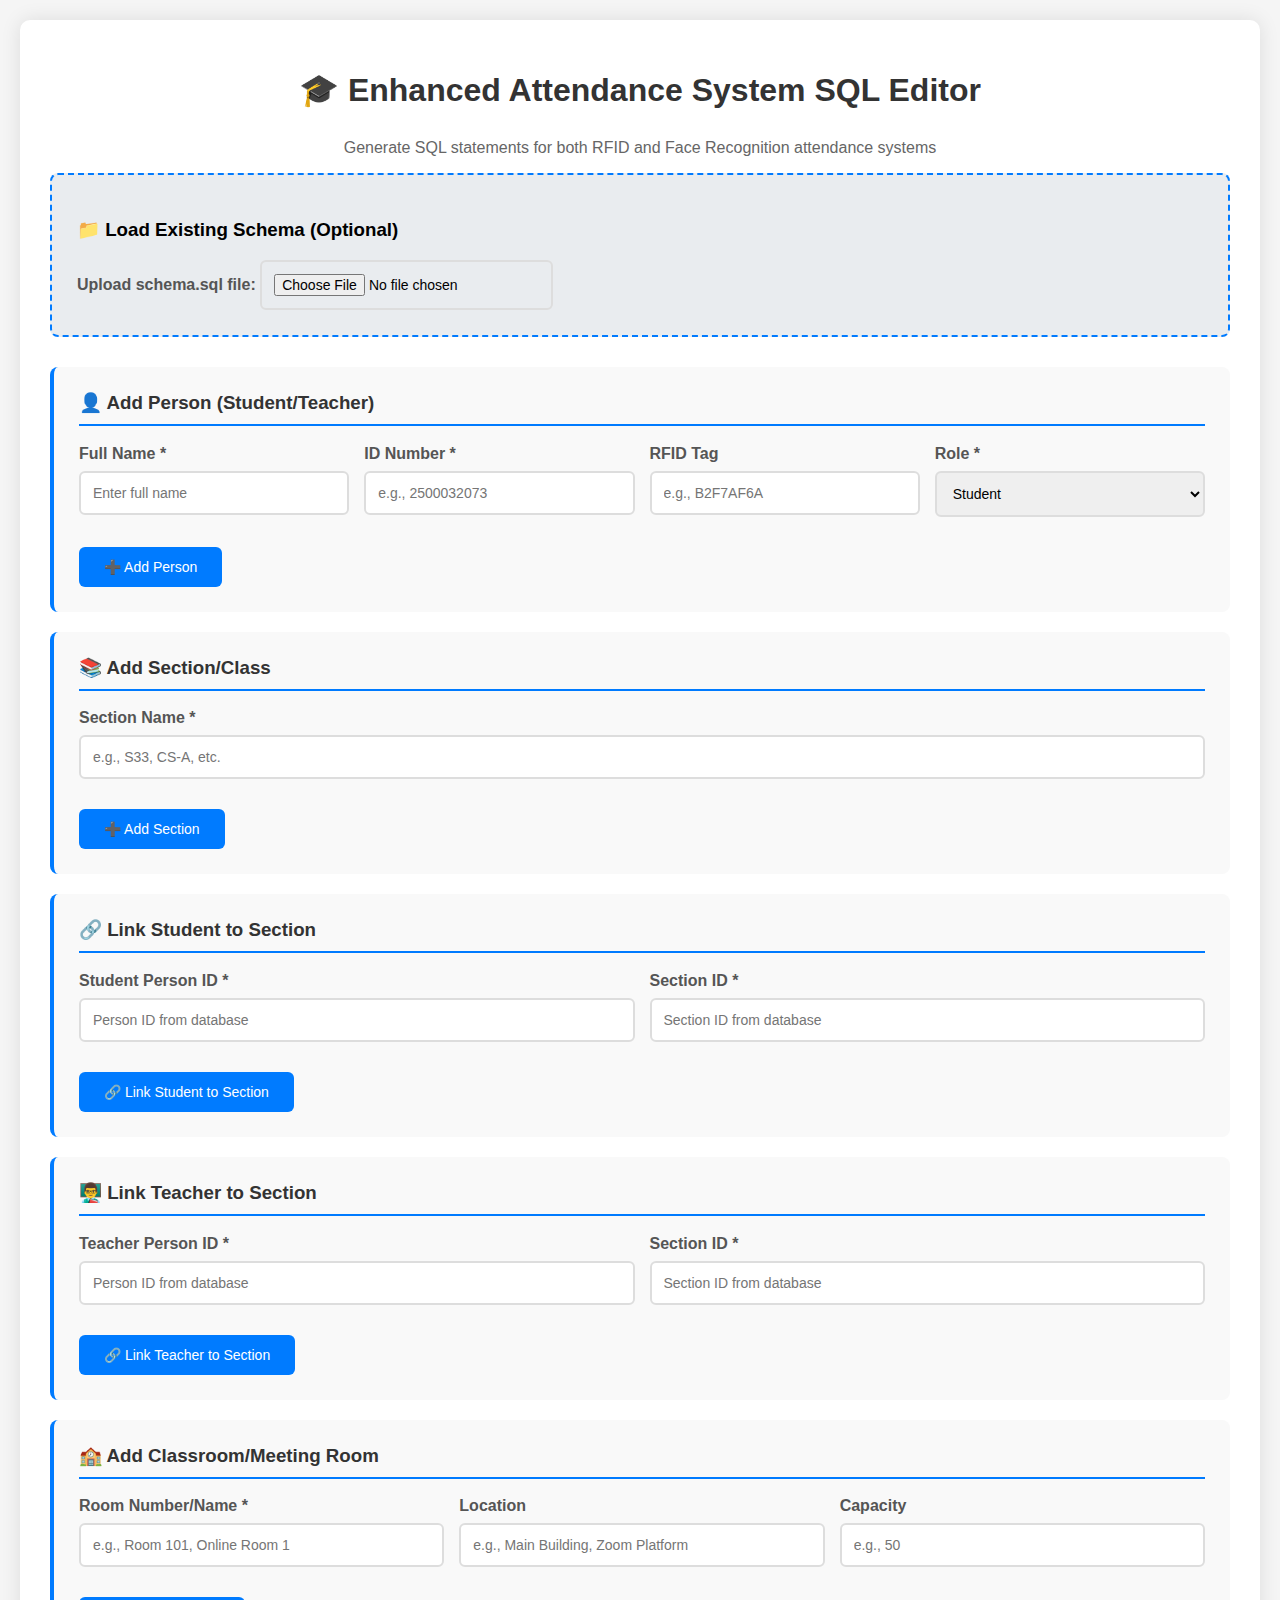
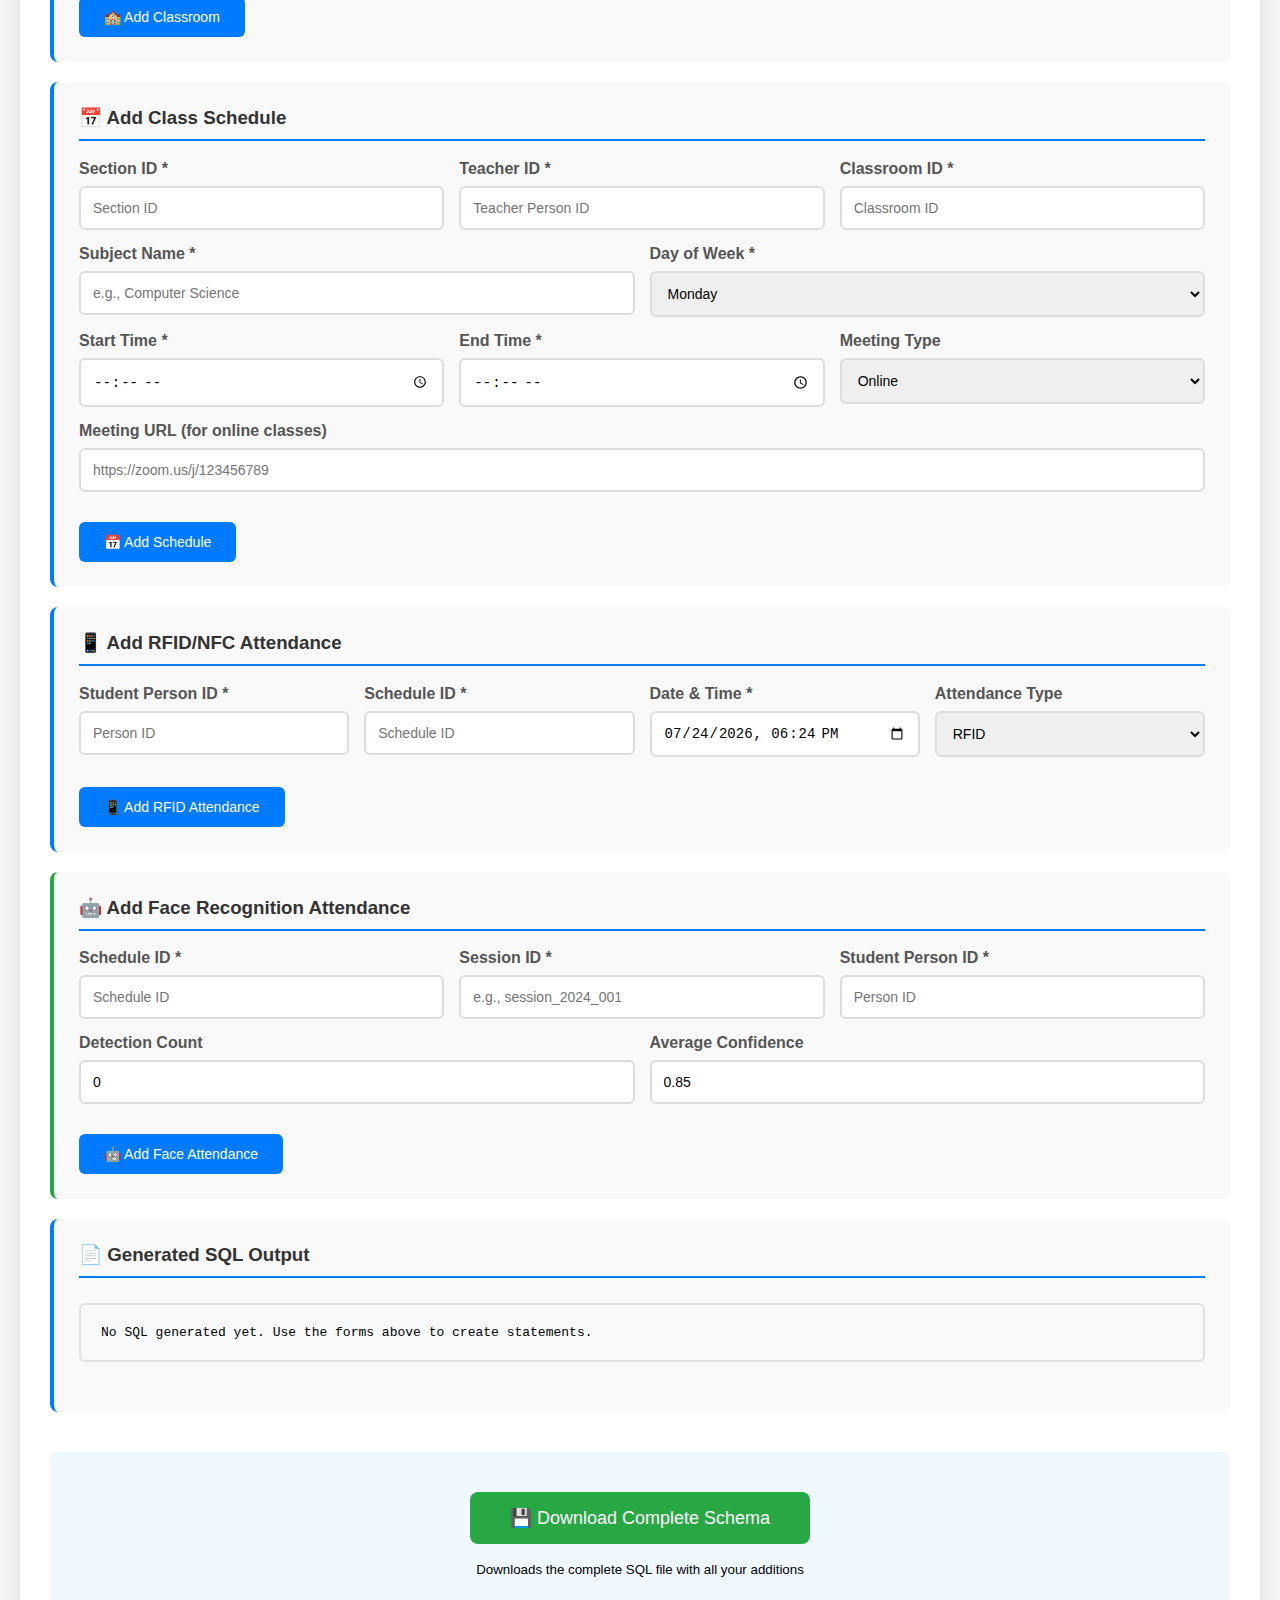
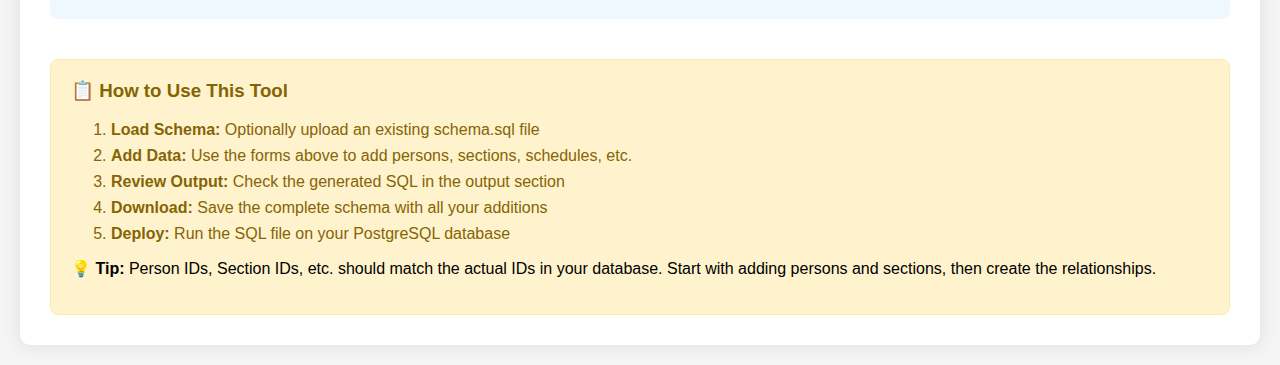
<file: add_index_corrected.html>
<!DOCTYPE html>
<html lang="en">
<head>
    <meta charset="UTF-8">
    <title>Enhanced Attendance System SQL Editor</title>
    <style>
        body {
            font-family: Arial, sans-serif;
            background: #f5f5f5;
            margin: 0;
            padding: 20px;
        }

        .container {
            max-width: 1200px;
            margin: 0 auto;
            background: white;
            padding: 30px;
            border-radius: 10px;
            box-shadow: 0 0 20px rgba(0,0,0,0.1);
        }

        h1 {
            color: #333;
            text-align: center;
            margin-bottom: 30px;
        }

        .form-section {
            background: #f9f9f9;
            margin: 20px 0;
            padding: 25px;
            border-radius: 8px;
            border-left: 4px solid #007bff;
        }

        .form-section h3 {
            margin-top: 0;
            color: #333;
            border-bottom: 2px solid #007bff;
            padding-bottom: 10px;
        }

        .form-row {
            display: flex;
            gap: 15px;
            margin: 15px 0;
            flex-wrap: wrap;
        }

        .form-group {
            display: flex;
            flex-direction: column;
            min-width: 200px;
            flex: 1;
        }

        label {
            margin-bottom: 8px;
            font-weight: bold;
            color: #555;
        }

        input, select, textarea {
            padding: 12px;
            border: 2px solid #ddd;
            border-radius: 6px;
            font-size: 14px;
            transition: border-color 0.3s;
        }

        input:focus, select:focus {
            border-color: #007bff;
            outline: none;
        }

        button {
            background: #007bff;
            color: white;
            border: none;
            padding: 12px 25px;
            border-radius: 6px;
            cursor: pointer;
            font-size: 14px;
            font-weight: 500;
            margin-top: 15px;
            transition: background 0.3s;
        }

        button:hover {
            background: #0056b3;
        }

        .file-input {
            margin-bottom: 30px;
            padding: 25px;
            background: #e9ecef;
            border-radius: 8px;
            border: 2px dashed #007bff;
        }

        #output {
            background: #f8f9fa;
            border: 2px solid #dee2e6;
            padding: 20px;
            margin: 25px 0;
            border-radius: 6px;
            font-family: 'Courier New', monospace;
            white-space: pre-wrap;
            max-height: 300px;
            overflow-y: auto;
            font-size: 13px;
        }

        .download-section {
            text-align: center;
            margin: 40px 0;
            padding: 25px;
            background: #f0f8ff;
            border-radius: 8px;
        }

        .download-btn {
            background: #28a745;
            font-size: 18px;
            padding: 15px 40px;
            border-radius: 8px;
        }

        .download-btn:hover {
            background: #218838;
        }

        .new-feature {
            border-left-color: #28a745;
        }

        .instructions {
            background: #fff3cd;
            border: 1px solid #ffeaa7;
            padding: 20px;
            border-radius: 8px;
            margin-top: 30px;
        }

        .instructions h3 {
            color: #856404;
            margin-top: 0;
        }

        .instructions ol {
            color: #856404;
        }

        .instructions li {
            margin-bottom: 8px;
        }
    </style>
</head>
<body>
    <div class="container">
        <h1>🎓 Enhanced Attendance System SQL Editor</h1>
        <p style="text-align: center; color: #666; font-size: 16px;">Generate SQL statements for both RFID and Face Recognition attendance systems</p>

        <!-- File Loader -->
        <div class="file-input">
            <h3>📁 Load Existing Schema (Optional)</h3>
            <label for="fileInput">Upload schema.sql file:</label>
            <input type="file" id="fileInput" accept=".sql">
        </div>

        <!-- Persons Section -->
        <div class="form-section">
            <h3>👤 Add Person (Student/Teacher)</h3>
            <div class="form-row">
                <div class="form-group">
                    <label for="p_name">Full Name *</label>
                    <input type="text" id="p_name" placeholder="Enter full name">
                </div>
                <div class="form-group">
                    <label for="p_id_number">ID Number *</label>
                    <input type="text" id="p_id_number" placeholder="e.g., 2500032073">
                </div>
                <div class="form-group">
                    <label for="p_rfid">RFID Tag</label>
                    <input type="text" id="p_rfid" placeholder="e.g., B2F7AF6A">
                </div>
                <div class="form-group">
                    <label for="p_role">Role *</label>
                    <select id="p_role">
                        <option value="student">Student</option>
                        <option value="teacher">Teacher</option>
                    </select>
                </div>
            </div>
            <button onclick="addPerson()">➕ Add Person</button>
        </div>

        <!-- Sections -->
        <div class="form-section">
            <h3>📚 Add Section/Class</h3>
            <div class="form-row">
                <div class="form-group">
                    <label for="s_name">Section Name *</label>
                    <input type="text" id="s_name" placeholder="e.g., S33, CS-A, etc.">
                </div>
            </div>
            <button onclick="addSection()">➕ Add Section</button>
        </div>

        <!-- Student-Section Mapping -->
        <div class="form-section">
            <h3>🔗 Link Student to Section</h3>
            <div class="form-row">
                <div class="form-group">
                    <label for="ss_pid">Student Person ID *</label>
                    <input type="number" id="ss_pid" placeholder="Person ID from database">
                </div>
                <div class="form-group">
                    <label for="ss_sid">Section ID *</label>
                    <input type="number" id="ss_sid" placeholder="Section ID from database">
                </div>
            </div>
            <button onclick="addStudentSection()">🔗 Link Student to Section</button>
        </div>

        <!-- Teacher-Section Mapping -->
        <div class="form-section">
            <h3>👨‍🏫 Link Teacher to Section</h3>
            <div class="form-row">
                <div class="form-group">
                    <label for="ts_pid">Teacher Person ID *</label>
                    <input type="number" id="ts_pid" placeholder="Person ID from database">
                </div>
                <div class="form-group">
                    <label for="ts_sid">Section ID *</label>
                    <input type="number" id="ts_sid" placeholder="Section ID from database">
                </div>
            </div>
            <button onclick="addTeacherSection()">🔗 Link Teacher to Section</button>
        </div>

        <!-- Classrooms -->
        <div class="form-section">
            <h3>🏫 Add Classroom/Meeting Room</h3>
            <div class="form-row">
                <div class="form-group">
                    <label for="c_room">Room Number/Name *</label>
                    <input type="text" id="c_room" placeholder="e.g., Room 101, Online Room 1">
                </div>
                <div class="form-group">
                    <label for="c_location">Location</label>
                    <input type="text" id="c_location" placeholder="e.g., Main Building, Zoom Platform">
                </div>
                <div class="form-group">
                    <label for="c_capacity">Capacity</label>
                    <input type="number" id="c_capacity" placeholder="e.g., 50">
                </div>
            </div>
            <button onclick="addClassroom()">🏫 Add Classroom</button>
        </div>

        <!-- Schedule -->
        <div class="form-section">
            <h3>📅 Add Class Schedule</h3>
            <div class="form-row">
                <div class="form-group">
                    <label for="sch_sid">Section ID *</label>
                    <input type="number" id="sch_sid" placeholder="Section ID">
                </div>
                <div class="form-group">
                    <label for="sch_tid">Teacher ID *</label>
                    <input type="number" id="sch_tid" placeholder="Teacher Person ID">
                </div>
                <div class="form-group">
                    <label for="sch_cid">Classroom ID *</label>
                    <input type="number" id="sch_cid" placeholder="Classroom ID">
                </div>
            </div>
            <div class="form-row">
                <div class="form-group">
                    <label for="sch_subject">Subject Name *</label>
                    <input type="text" id="sch_subject" placeholder="e.g., Computer Science">
                </div>
                <div class="form-group">
                    <label for="sch_day">Day of Week *</label>
                    <select id="sch_day">
                        <option value="Monday">Monday</option>
                        <option value="Tuesday">Tuesday</option>
                        <option value="Wednesday">Wednesday</option>
                        <option value="Thursday">Thursday</option>
                        <option value="Friday">Friday</option>
                        <option value="Saturday">Saturday</option>
                        <option value="Sunday">Sunday</option>
                    </select>
                </div>
            </div>
            <div class="form-row">
                <div class="form-group">
                    <label for="sch_start">Start Time *</label>
                    <input type="time" id="sch_start">
                </div>
                <div class="form-group">
                    <label for="sch_end">End Time *</label>
                    <input type="time" id="sch_end">
                </div>
                <div class="form-group">
                    <label for="sch_meeting_type">Meeting Type</label>
                    <select id="sch_meeting_type">
                        <option value="online">Online</option>
                        <option value="physical">Physical</option>
                        <option value="hybrid">Hybrid</option>
                    </select>
                </div>
            </div>
            <div class="form-row">
                <div class="form-group">
                    <label for="sch_meeting_url">Meeting URL (for online classes)</label>
                    <input type="url" id="sch_meeting_url" placeholder="https://zoom.us/j/123456789">
                </div>
            </div>
            <button onclick="addSchedule()">📅 Add Schedule</button>
        </div>

        <!-- RFID Attendance -->
        <div class="form-section">
            <h3>📱 Add RFID/NFC Attendance</h3>
            <div class="form-row">
                <div class="form-group">
                    <label for="a_pid">Student Person ID *</label>
                    <input type="number" id="a_pid" placeholder="Person ID">
                </div>
                <div class="form-group">
                    <label for="a_schedule_id">Schedule ID *</label>
                    <input type="number" id="a_schedule_id" placeholder="Schedule ID">
                </div>
                <div class="form-group">
                    <label for="a_time">Date & Time *</label>
                    <input type="datetime-local" id="a_time">
                </div>
                <div class="form-group">
                    <label for="a_type">Attendance Type</label>
                    <select id="a_type">
                        <option value="rfid">RFID</option>
                        <option value="nfc">NFC</option>
                        <option value="manual">Manual</option>
                    </select>
                </div>
            </div>
            <button onclick="addAttendance()">📱 Add RFID Attendance</button>
        </div>

        <!-- Face Recognition Attendance -->
        <div class="form-section new-feature">
            <h3>🤖 Add Face Recognition Attendance</h3>
            <div class="form-row">
                <div class="form-group">
                    <label for="fa_schedule_id">Schedule ID *</label>
                    <input type="number" id="fa_schedule_id" placeholder="Schedule ID">
                </div>
                <div class="form-group">
                    <label for="fa_session_id">Session ID *</label>
                    <input type="text" id="fa_session_id" placeholder="e.g., session_2024_001">
                </div>
                <div class="form-group">
                    <label for="fa_pid">Student Person ID *</label>
                    <input type="number" id="fa_pid" placeholder="Person ID">
                </div>
            </div>
            <div class="form-row">
                <div class="form-group">
                    <label for="fa_detection_count">Detection Count</label>
                    <input type="number" id="fa_detection_count" min="0" max="5" value="0" placeholder="0-5">
                </div>
                <div class="form-group">
                    <label for="fa_confidence">Average Confidence</label>
                    <input type="number" id="fa_confidence" min="0" max="1" step="0.01" value="0.85" placeholder="0.0-1.0">
                </div>
            </div>
            <button onclick="addFaceAttendance()">🤖 Add Face Attendance</button>
        </div>

        <!-- Output Display -->
        <div class="form-section">
            <h3>📄 Generated SQL Output</h3>
            <div id="output">No SQL generated yet. Use the forms above to create statements.</div>
        </div>

        <!-- Download Section -->
        <div class="download-section">
            <button class="download-btn" onclick="downloadFile()">💾 Download Complete Schema</button>
            <p><small>Downloads the complete SQL file with all your additions</small></p>
        </div>

        <!-- Instructions -->
        <div class="instructions">
            <h3>📋 How to Use This Tool</h3>
            <ol>
                <li><strong>Load Schema:</strong> Optionally upload an existing schema.sql file</li>
                <li><strong>Add Data:</strong> Use the forms above to add persons, sections, schedules, etc.</li>
                <li><strong>Review Output:</strong> Check the generated SQL in the output section</li>
                <li><strong>Download:</strong> Save the complete schema with all your additions</li>
                <li><strong>Deploy:</strong> Run the SQL file on your PostgreSQL database</li>
            </ol>
            <p><strong>💡 Tip:</strong> Person IDs, Section IDs, etc. should match the actual IDs in your database. Start with adding persons and sections, then create the relationships.</p>
        </div>
    </div>

    <script src="add_index_corrected.js"></script>
</body>
</html>
</file>
